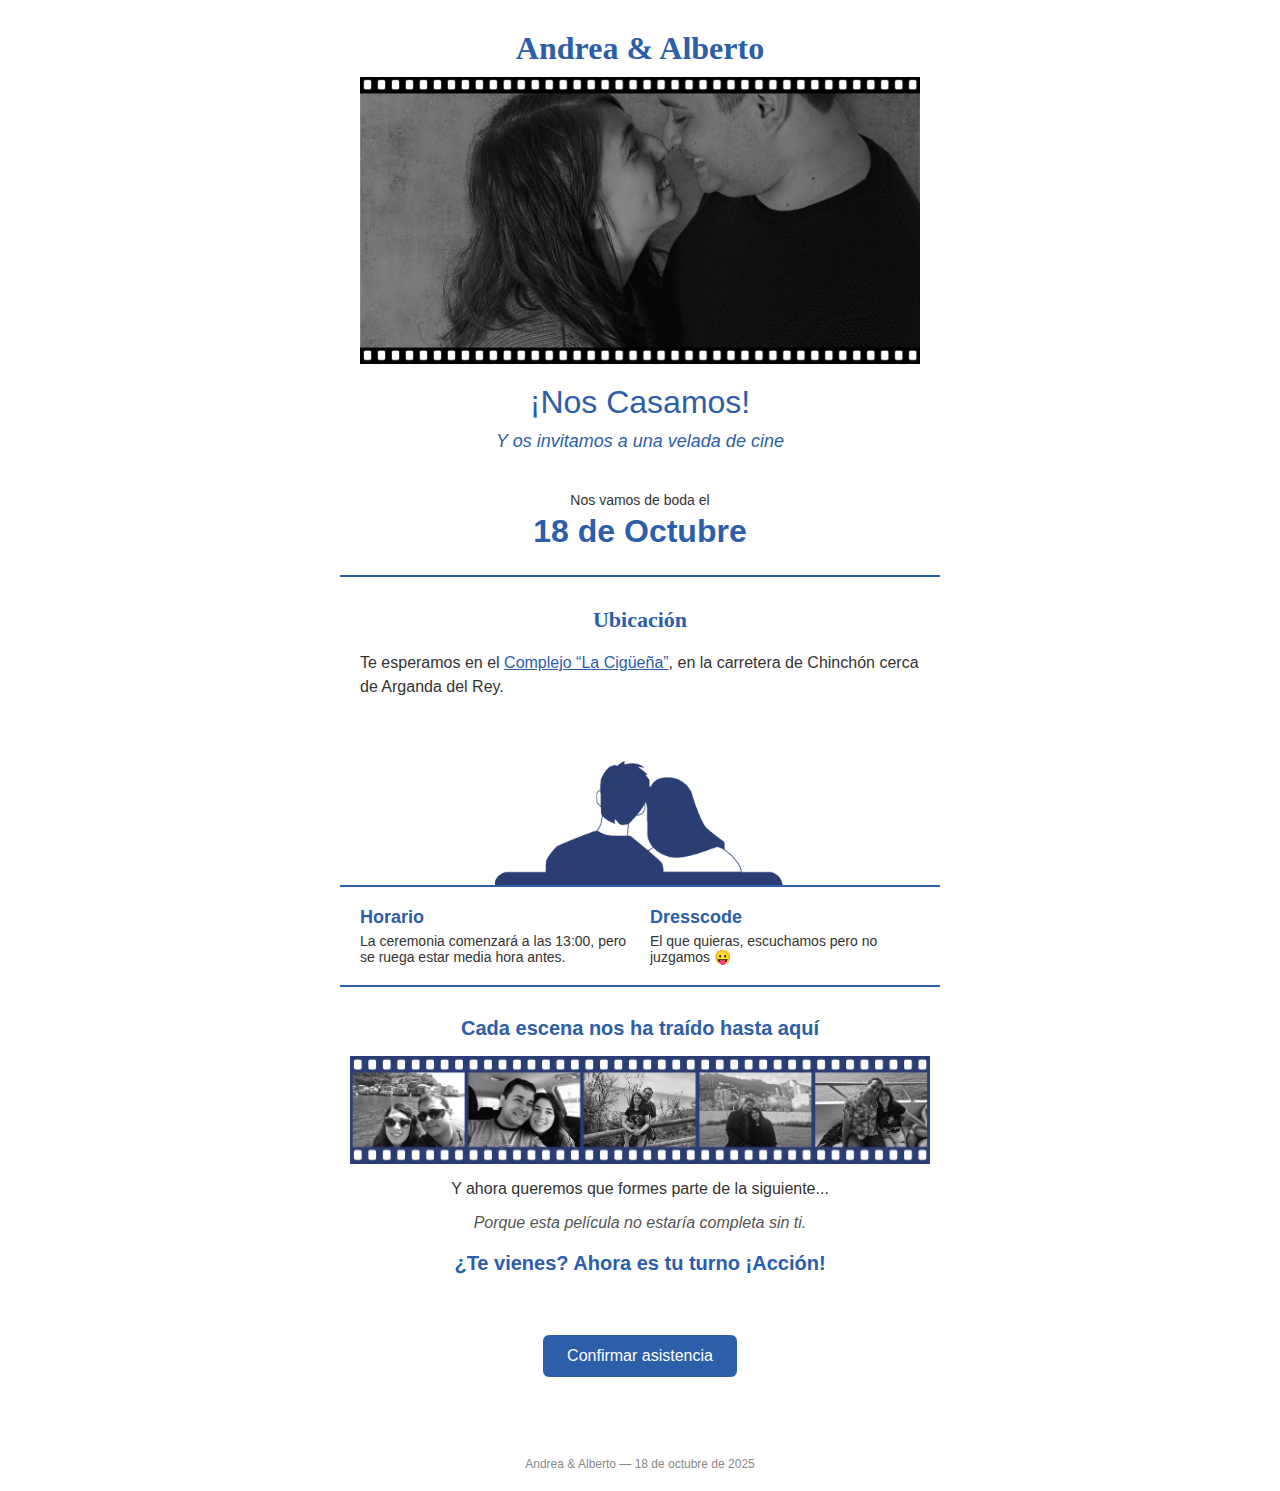
<file: email.html>
<!DOCTYPE html>
<html>
<head>
  <meta charset="UTF-8">
  <title>Andrea & Alberto — Invitación de boda</title>
</head>
<body style="margin:0; padding:0; background-color:#ffffff; font-family: Arial, sans-serif; color:#333333;">

  <table width="100%" cellpadding="0" cellspacing="0" border="0" bgcolor="#ffffff">
    <tr>
      <td align="center">
        <table width="600" cellpadding="0" cellspacing="0" border="0">

          <!-- Cabecera -->
          <tr>
            <td align="center" style="padding: 30px 20px 10px;">
              <h1 style="font-family: 'Georgia', serif; font-size: 32px; color: #2c5ea9; margin: 0;">
                Andrea & Alberto
              </h1>
            </td>
          </tr>

          <!-- Banner -->
          <tr>
            <td align="center">
              <img src="https://boda-andrea-alberto.github.io/assets/images/banner-aa.png" alt="¡Nos casamos!" width="100%" style="max-width: 560px; display: block;">
            </td>
          </tr>

           <!-- Subtítulo -->
          <tr>
            <td align="center" style="padding-top: 20px; padding-bottom:10px;">
              <p style="font-size: 32px; color: #2c5ea9; margin: 0;">
                ¡Nos Casamos!
              </p>
            </td>
          </tr>

          <!-- Subtítulo -->
          <tr>
            <td align="center" style="padding-bottom: 20px; padding-top:0">
              <p style="font-size: 18px; color: #2c5ea9; font-style: italic; margin: 0;">
                Y os invitamos a una velada de cine
              </p>
            </td>
          </tr>

          <!-- Fecha -->
          <tr>
            <td align="center" style="padding: 20px; border-bottom: 2px solid #2c5ea9;">
              <p style="font-size: 14px; margin: 0;">Nos vamos de boda el</p>
              <p style="font-size: 32px; font-weight: bold; color: #2c5ea9; margin: 5px 0;">18 de Octubre</p>
            </td>
          </tr>

          <!-- Ubicación -->
          <tr>
            <td style="padding: 30px 20px;">
              <h2 style="font-family: Georgia, serif; font-size: 22px; color: #2c5ea9; margin-top: 0; text-align: center;">Ubicación</h2>
              <p style="font-size: 16px; line-height: 24px; margin: 0; text-align: left;">
                Te esperamos en el 
                <a href="https://maps.app.goo.gl/64BY8XHLGsvdFVR7A" style="color: #2c5ea9;" target="_blank">Complejo “La Cigüeña”</a>, 
                en la carretera de Chinchón cerca de Arganda del Rey.
              </p>
            </td>
          </tr>

          <!-- Ilustración -->
          <tr>
            <td align="center" style="padding: 10px 0 0 0;">
              <img src="https://boda-andrea-alberto.github.io/assets/images/ilustracion.png" alt="Ilustración" style="max-width: 290px; display: block;">
            </td>
          </tr>

          <!-- Horario y dresscode -->
          <tr>
            <td style="padding: 20px; border-top: 2px solid #2c5ea9; border-bottom: 2px solid #2c5ea9;">
              <table width="100%" cellpadding="0" cellspacing="0" border="0">
                <tr>
                  <td style="width: 50%; padding-right: 10px;">
                    <h3 style="color: #2c5ea9; font-size: 18px; margin: 0 0 5px;">Horario</h3>
                    <p style="font-size: 14px; margin: 0;">La ceremonia comenzará a las 13:00, pero se ruega estar media hora antes.</p>
                  </td>
                  <td style="width: 50%; padding-left: 10px;">
                    <h3 style="color: #2c5ea9; font-size: 18px; margin: 0 0 5px;">Dresscode</h3>
                    <p style="font-size: 14px; margin: 0;">El que quieras, escuchamos pero no juzgamos 😛</p>
                  </td>
                </tr>
              </table>
            </td>
          </tr>

          <!-- Frase emocional -->
          <tr>
            <td style="padding: 30px 10px; text-align: center;">
              <p style="font-size: 20px; color: #2c5ea9; font-weight: bold; margin: 0;">
                Cada escena nos ha traído hasta aquí
              </p>
              <p style="text-align: center;">
                <img src="https://boda-andrea-alberto.github.io/assets/images/escenas.png" width="100%" alt="Ilustración" style="max-width: 580px; display: block; margin:auto">
              </p>
              <p style="font-size: 16px; margin-top: 10px;">
                Y ahora queremos que formes parte de la siguiente...
              </p>
              <p style="font-size: 16px; font-style: italic; color: #555555;">
                Porque esta película no estaría completa sin ti.
              </p>
              <p style="font-size: 20px; color: #2c5ea9; font-weight: bold; margin-top: 20px;">
                ¿Te vienes? Ahora es tu turno ¡Acción!
              </p>
            </td>
          </tr>

          <!-- Botón de confirmar asistencia -->
          <tr>
            <td align="center" style="padding: 30px; padding-top:10px">
              <a href="https://boda-andrea-alberto.github.io/#form" target="_blank"
                style="background-color: #2c5ea9; color: #ffffff; text-decoration: none; padding: 12px 24px; font-size: 16px; border-radius: 6px; display: inline-block;">
                Confirmar asistencia
              </a>
            </td>
          </tr>

          <!-- Footer -->
          <tr>
            <td align="center" style="padding: 20px; padding-top: 50px; font-size: 12px; color: #888888;">
              Andrea & Alberto — 18 de octubre de 2025
            </td>
          </tr>

        </table>
      </td>
    </tr>
  </table>
</body>
</html>
</file>
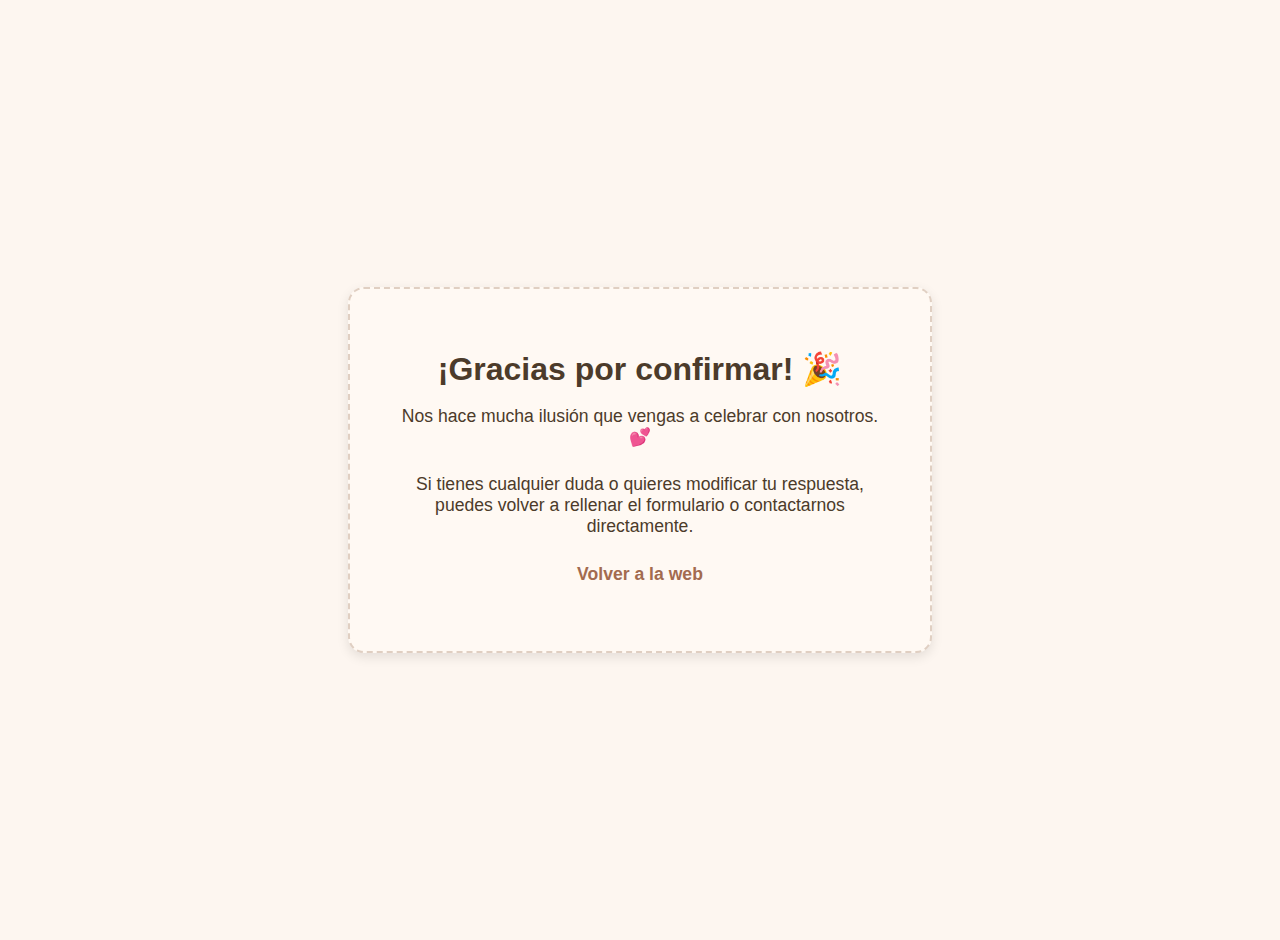
<file: gracias.html>
<!DOCTYPE html>
<html lang="es">
<head>
  <meta charset="UTF-8" />
  <meta name="viewport" content="width=device-width, initial-scale=1.0" />
  <title>¡Gracias por confirmar! 💌</title>
  <style>
    body {
      font-family: "Helvetica Neue", sans-serif;
      background-color: #fdf6f0;
      color: #4c3b2a;
      display: flex;
      align-items: center;
      justify-content: center;
      height: 100vh;
      margin: 0;
      padding: 20px;
      text-align: center;
    }

    .thank-you {
      background: #fff9f3;
      border: 2px dashed #e0cfc2;
      border-radius: 16px;
      padding: 40px;
      max-width: 500px;
      box-shadow: 0 4px 12px rgba(0, 0, 0, 0.1);
    }

    h1 {
      font-size: 2em;
      margin-bottom: 0.5em;
    }

    p {
      font-size: 1.1em;
      margin-bottom: 1.5em;
    }

    a {
      color: #a36b4f;
      text-decoration: none;
      font-weight: bold;
    }
  </style>
</head>
<body>
  <div class="thank-you">
    <h1>¡Gracias por confirmar! 🎉</h1>
    <p>Nos hace mucha ilusión que vengas a celebrar con nosotros. 💕</p>
    <p>Si tienes cualquier duda o quieres modificar tu respuesta, puedes volver a rellenar el formulario o contactarnos directamente.</p>
    <p><a href="index.html">Volver a la web</a></p>
  </div>
</body>
</html>
</file>
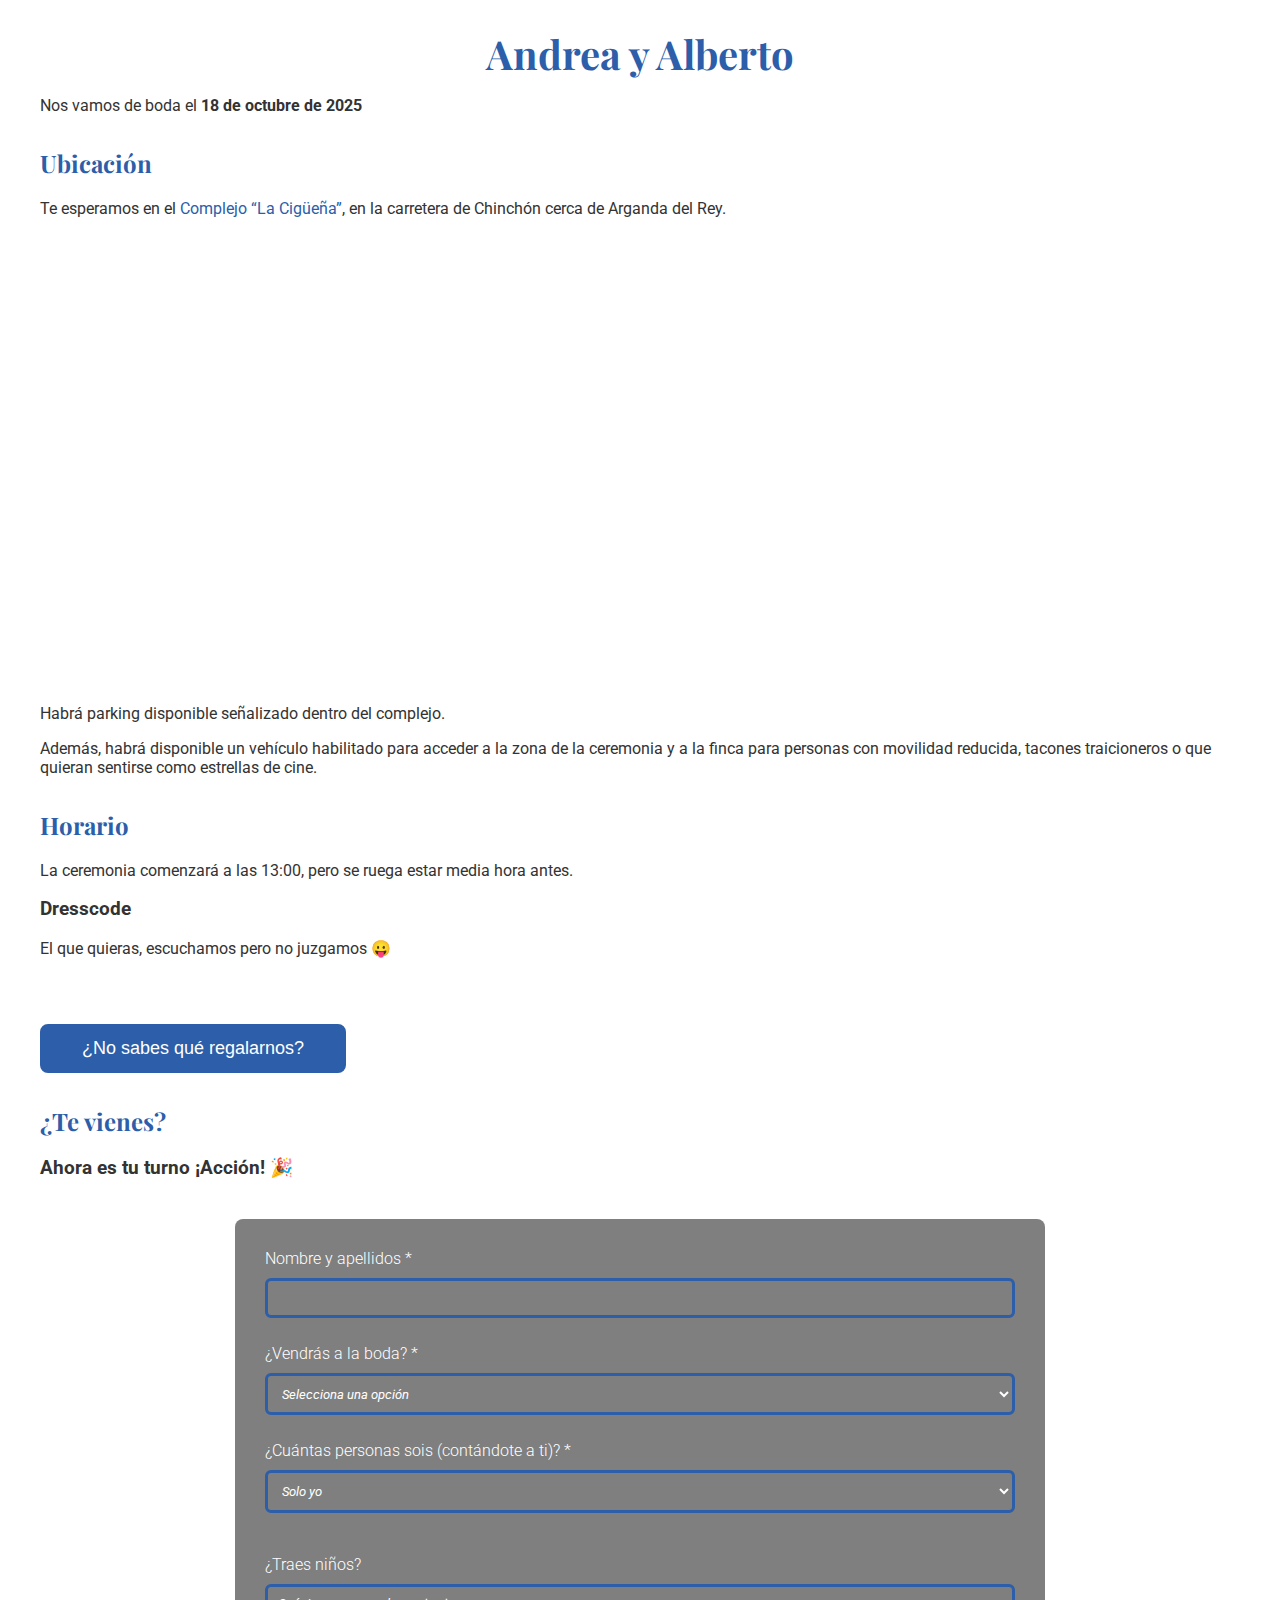
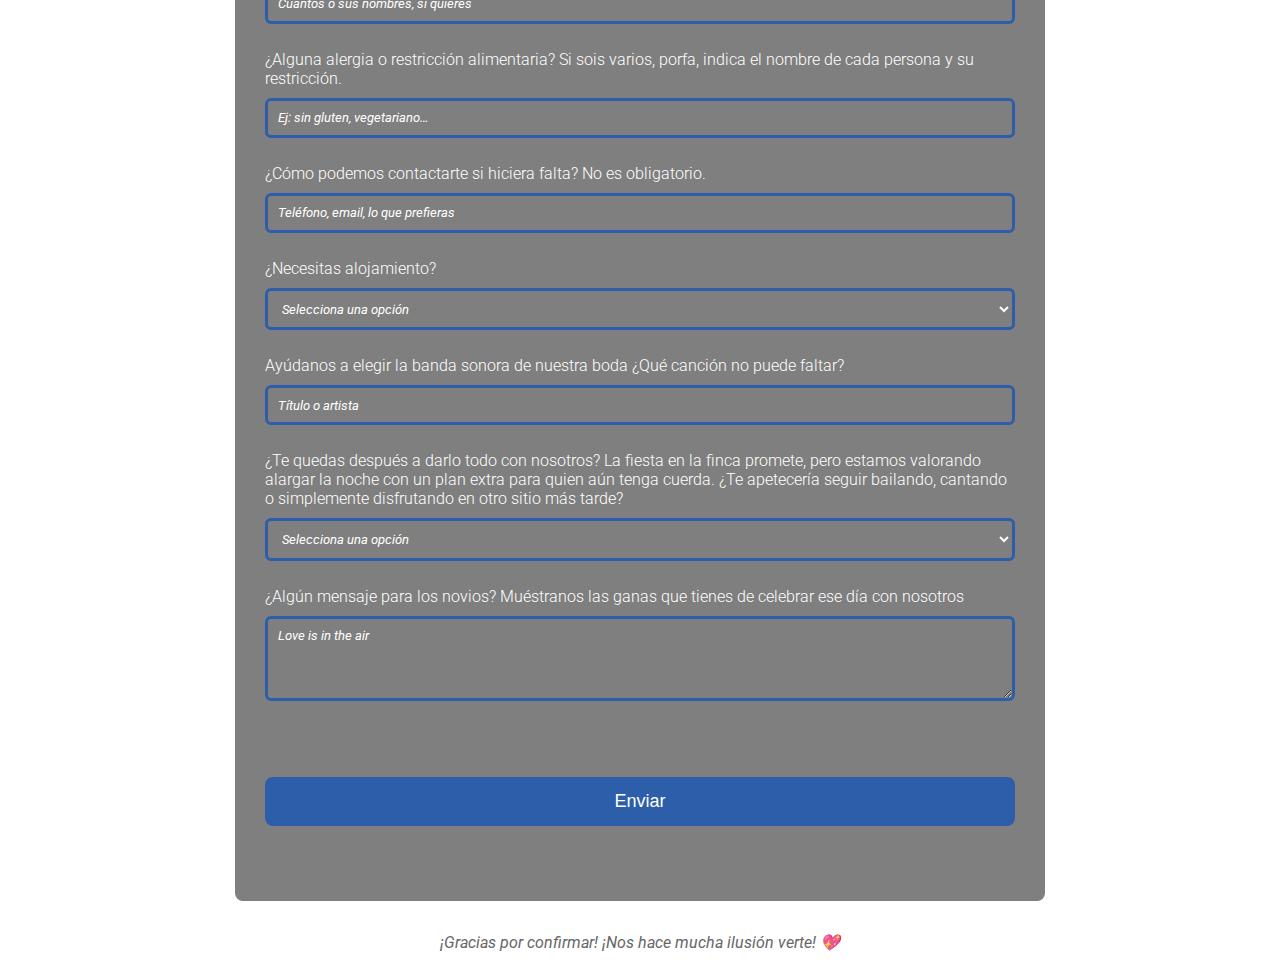
<file: index-old.html>
<!DOCTYPE html>
<html lang="es">
  <head>
    <meta charset="UTF-8" />
    <meta name="viewport" content="width=device-width, initial-scale=1.0" />
    <title>Andrea & Alberto — Nuestra Boda</title>
    <link rel="stylesheet" href="style.css" />
    <link href="https://fonts.googleapis.com/css2?family=Playfair+Display&family=Roboto:wght@300;400;700&display=swap" rel="stylesheet">
    <link rel="icon" href="assets/images/favicon.png" type="image/png">
  </head>
  <body>
    <div class="container">
      <h1>Andrea y Alberto</h1>
      <p>Nos vamos de boda el <strong>18 de octubre de 2025</strong></p>
      <h2>Ubicación</h2>
      <p>
        Te esperamos en el <a href="https://maps.app.goo.gl/64BY8XHLGsvdFVR7A" target="_blank">Complejo “La Cigüeña”</a>, en la carretera de Chinchón cerca de Arganda del Rey.
      </p>
      <iframe src="https://www.google.com/maps/embed?pb=!1m18!1m12!1m3!1d3043.259269852493!2d-3.5159678225875104!3d40.29220187145986!2m3!1f0!2f0!3f0!3m2!1i1024!2i768!4f13.1!3m3!1m2!1s0xd42153e85669aad%3A0x9653985d0c20cca9!2zQ29tcGxlam8gTGEgQ2lnw7xlw7Fh!5e0!3m2!1ses!2ses!4v1750149813160!5m2!1ses!2ses" width="100%" height="450" style="border:0;" allowfullscreen="" loading="lazy" referrerpolicy="no-referrer-when-downgrade"></iframe>
      <p>Habrá parking disponible señalizado dentro del complejo.</p>
      <p>Además, habrá disponible un vehículo habilitado para acceder a la zona de la ceremonia y a la finca para personas con movilidad reducida, tacones traicioneros o que quieran sentirse como estrellas de cine.</p>
      <h2>Horario</h2>
      <p>La ceremonia comenzará a las 13:00, pero se ruega estar media hora antes.</p>
      <h3>Dresscode</h3>
      <p>El que quieras, escuchamos pero no juzgamos 😛</p>

      <button id="abrirModal" class="boton-modal">¿No sabes qué regalarnos?</button>
      <h2>¿Te vienes?</h2>
      <h3>Ahora es tu turno ¡Acción! 🎉</h3>
      <form
        action="https://usebasin.com/f/ec5372daa6e3"
        method="POST"
        accept-charset="UTF-8"
        enctype="multipart/form-data" id="form"
      >
        <label>
          Nombre y apellidos *
          <input type="text" name="nombre" required />
        </label>

        <label>
          ¿Vendrás a la boda? *
          <select name="asistencia" required>
            <option value="">Selecciona una opción</option>
            <option value="sí">La duda ofende 🎉</option>
            <option value="no">Lo siento, no puedo 😢</option>
          </select>
        </label>

        <label>
          ¿Cuántas personas sois (contándote a ti)? *
          <select
            name="acompañantes"
            id="acompanantes"
            required
            onchange="mostrarInvitados()"
          >
            <option value="1">Solo yo</option>
            <option value="2">+1</option>
            <option value="3">+2</option>
            <option value="4">+3</option>
            <option value="5">+4</option>
            <option value="6">+5</option>
          </select>
        </label>
        <p id="invitadosTexto" style="display: none;">¡Perfecto! Cuéntanos quén viene contigo. Nombres y apellidos, que no queremos poner etiquetas en la mesa para “El primo de la tía Paqui”</p>
        <div id="invitadosExtra"></div>

        <label>
          ¿Traes niños?
          <input
            type="text"
            name="ninos"
            placeholder="Cuántos o sus nombres, si quieres"
          />
        </label>

        <label>
          ¿Alguna alergia o restricción alimentaria? Si sois varios, porfa, indica el nombre de cada persona y su restricción.
          <input
            type="text"
            name="restricciones"
            placeholder="Ej: sin gluten, vegetariano…"
          />
        </label>

        <label>
          ¿Cómo podemos contactarte si hiciera falta? No es obligatorio.
          <input
            type="text"
            name="contacto"
            placeholder="Teléfono, email, lo que prefieras"
          />
        </label>

        <label>
          ¿Necesitas alojamiento?
          <select name="alojamiento">
            <option value="">Selecciona una opción</option>
            <option value="sí">Sí, agradezco las recomendaciones</option>
            <option value="no">No, tengo donde pasar la noche</option>
          </select>
        </label>

        <label>
          Ayúdanos a elegir la banda sonora de nuestra boda ¿Qué canción no puede faltar?<input
            type="text"
            name="cancion_fiesta"
            placeholder="Título o artista"
          />
        </label>

        <label>
          ¿Te quedas después a darlo todo con nosotros? La fiesta en la finca promete, pero estamos valorando alargar la noche con un plan extra para quien aún tenga cuerda. ¿Te apetecería seguir bailando, cantando o simplemente disfrutando en otro sitio más tarde?
          <select name="fiesta">
            <option value="">Selecciona una opción</option>
            <option value="sí">¡Hasta que el cuerpo aguante!</option>
            <option value="quizas">No me gusta comprometerme</option>
            <option value="no">Soy más de peli y manta pos-banquete</option>
          </select>
        </label>

        <label>
          ¿Algún mensaje para los novios? Muéstranos las ganas que tienes de celebrar ese día con nosotros
          <textarea
            name="mensaje"
            rows="4"
            placeholder="Love is in the air"
          ></textarea>
        </label>

        <!-- Redirección opcional tras el envío -->
        <input
          type="hidden"
          name="_redirect"
          value="https://boda-andrea-alberto.github.io/gracias.html"
        />

        <button type="submit">Enviar</button>
      </form>
      <p class="gracias">
        ¡Gracias por confirmar! ¡Nos hace mucha ilusión verte! 💖
      </p>
    </div>
    <div id="modalRegalo" class="modal oculto">
  <div class="modal-contenido">
    <span id="cerrarModal" class="cerrar">&times;</span>
    <h2>¡Tu presencia es el mejor regalo! ❤️</h2>
    <p>Pero si aún así quieres tener un detalle, puedes hacerlo aquí:</p>
    <p><strong>Cuenta bancaria:</strong> ES12 3456 7890 1234 5678 9012</p>
    <p><small>(¡Gracias de corazón!)</small></p>
  </div>
</div>
    <script src="scripts.js"></script>
  </body>
</html>
</file>
<file: style.css>
body {
  font-family: "Roboto", sans-serif;
  background: #fff;
  color: #333;
  margin: 0;
  padding: 0;
}

.container{
  max-width: 1200px;
  margin: auto;
}
a {
  text-decoration: none;
  color: #2c5ea9;
}

a:hover {
  text-decoration: underline;
}

html {
  scroll-behavior: smooth;
}

.playfair {
  font-family: "Playfair Display", serif;
}

::-moz-selection {
  background-color: #2c5ea9;
  color: #fff;
}

::selection {
  background-color: #2c5ea9;
  color: #fff;
}

.menu ul {
  display: flex;
  justify-content: center;
  list-style: none;
  padding: 0;
  color: #2c5ea9;
  font-size: 20px;
  margin-top: 5px;
}

.menu ul li {
  padding-left: 10px;
  padding-right: 10px;
}

.banner-boda {
  width: 100%;
  position: relative;
  text-align: center;
}

.banner-img {
  width: 100%;
  max-width: 1800px;
}

.banner-txt-container {
  position: absolute;
  top: 50%;
  left: 50%;
  transform: translate(-50%, -50%);
  text-align: center;
  color: white;
}

.banner-tit {
  font-size: 60px;
  line-height: 63px;
  margin-bottom: 12px;
}

.banner-tit-casamos {
  text-transform: uppercase;
}

.banner-subtit {
  font-size: 20px;
  font-weight: 300;
}

.fecha-container {
  text-align: center;
  padding: 20px;
  border-bottom: 2px #2c5ea9 solid;
}

.fecha-subtit {
  font-size: 15px;
}

.fecha {
  font-size: 45px;
  font-weight: 700;
  color: #2c5ea9;
}

.ubicacion-container {
  display: flex;
  flex-wrap: wrap;
  border-bottom: #2c5ea9 solid 2px;
}

.ubicacion-drch {
  width: 50%;
}

.ubicacion-izq {
  width: 45%;
  padding: 30px;
}

.ubicacion-tit {
  text-align: center;
  color: #2c5ea9;
  font-weight: 700;
  font-size: 25px;
  margin-bottom: 10px;
}

.escenas-img {
  width: 100%;
  max-width: 1800px;
  margin: auto;
}

.info-drch {
  padding: 30px;
}

.info-izq{
border-bottom: #2c5ea9 solid 2px;
text-align: center;
}

.ilustracion{
  max-width: 290px;
  margin-bottom: -4px;
}

.frase-1 {
  text-align: center;
  font-size: 30px;
  color: #2c5ea9;
  margin: 20px 0;
  font-weight: 700;
}

.frase-2 {
  text-align: center;
  margin-top: 20px;
  font-size: 23px;
  font-weight: 700;
  color: #2c5ea9;
}

.frase-3 {
  text-align: center;
  margin-top: 10px;
  font-weight: 300;
  font-size: 20px;
}

.frase-4 {
  text-align: center;
  margin-top: 35px;
  font-weight: 700;
  font-size: 32px;
  color: #2c5ea9;
}

.horario-row {
  display: flex;
  border-bottom: #2c5ea9 2px solid;
}

.horario-izq {
  border-right: #2c5ea9 2px solid;
}

.horario-izq,
.horario-drch {
  padding: 30px;
}

.horario-tit {
  color: #2c5ea9;
  font-size: 25px;
  font-weight: 700;
}

.dresscode-tit {
  color: #2c5ea9;
  font-weight: 700;
  font-size: 23px;
}

h1 {
  font-family: "Playfair Display", serif;
  text-align: center;
  font-size: 2.5rem;
  margin-bottom: 0.5rem;
  color: #2c5ea9;
}

h2 {
  font-family: "Playfair Display", serif;
  margin-top: 2rem;
  color: #2c5ea9;
}

form {
  display: flex;
  flex-direction: column;
  gap: 1rem;
  max-width: 750px;
  margin: auto;
  margin-top: 40px;
  background-color: rgba(0, 0, 0, 0.5);
  padding: 30px;
  padding-bottom: 75px;
  border-radius: 8px;
}

form p{
  color: #fff;
  font-size: 16px;
  font-weight: 300;
}

.form-container {
  background-image: url("assets/images/fondo-form.png");
  background-repeat: no-repeat;
  background-size: cover;
  max-width: 1800px;
  margin: auto;
  padding-right: 10px;
  padding-left: 10px;
  padding-bottom:50px;
}

label {
  display: flex;
  flex-direction: column;
  font-weight: 300;
  color: #fff;
  font-size: 16px;
  margin-bottom: 10px;
}

input,
select,
textarea {
  margin-top: 10px;
  padding: 0.6rem;
  border-radius: 6px;
  border: 3px solid #2c5ea9;
  font-family: "Roboto", sans-serif;
  color: #fff;
  background: transparent;
  font-style: italic;
}

select option {
  color: #2c5ea9;
}

input::placeholder,
textarea::placeholder {
  color: #fff;
  font-style: italic;
  opacity: 1; 
}

.gracias {
  margin-top: 2rem;
  text-align: center;
  font-style: italic;
  color: #666;
}

/* Modal general */
.modal {
  position: fixed;
  top: 0;
  left: 0;
  width: 100%;
  height: 100%;
  background-color: rgba(0, 0, 0, 0.6);
  display: flex;
  justify-content: center;
  align-items: center;
  z-index: 999;
}

/* Contenido del modal */
.modal-contenido {
  background: #fff;
  padding: 2rem;
  border-radius: 10px;
  max-width: 400px;
  text-align: center;
  position: relative;
  box-shadow: 0 0 15px rgba(0, 0, 0, 0.3);
}

/* Botón cerrar (X) */
.cerrar {
  position: absolute;
  top: 0.5rem;
  right: 1rem;
  font-size: 1.5rem;
  cursor: pointer;
  color: #2c5ea9;
}

/* Clase para ocultar */
.oculto {
  display: none;
}

/* Botón modal */

.button-container {
  text-align: center;
  padding-bottom: 50px;
  border-bottom: #2c5ea9 5px dashed;
}

button {
  background-color: #2c5ea9;
  color: white;
  border: none;
  padding: 0.75rem 2.5rem;
  font-size: 18px;
  border-radius: 8px;
  cursor: pointer;
  margin-top: 50px;
  border: 2px solid #2c5ea9;
}

button:hover {
  background-color: transparent;
  color: #2c5ea9;
  border: 2px solid #2c5ea9;
}

.faq-section {
  max-width: 800px;
  margin: 2rem auto;
  padding: 1rem;
}

.faq-item {
  border-bottom: 1px solid #ddd;
  padding: 1rem 0;
}

.faq-question {
  background: none;
  border: none;
  width: 100%;
  text-align: left;
  font-size: 1.1rem;
  font-weight: bold;
  cursor: pointer;
  display: flex;
  justify-content: space-between;
  align-items: center;
  font-family: 'Playfair Display', serif;
  color: #2c5ea9;
  margin-top: 15px;
  border: #fff solid 2px;
}

.faq-icon {
  transition: transform 0.3s ease;
}

.faq-answer {
  display: none;
  margin-top: 0.5rem;
  font-size: 1rem;
  font-family: 'Roboto', sans-serif;
  color: #444;
  padding: 10px 40px;
}

.faq-item.open .faq-answer {
  display: block;
}

.faq-item.open .faq-icon {
  transform: rotate(45deg);
}


.desktop {
  display: block;
}

.mobile {
  display: none;
}

@media (max-width: 768px) {
  .desktop {
    display: none;
  }

  .mobile {
    display: block;
  }
  .banner-tit{
    font-size: 36px;
    line-height: 38px;
  }
  .fecha{
    font-size: 38px;
  }

  .ubicacion-izq, .ubicacion-drch{
    width: 100%;
  }
}


.countdown-container {
  text-align: center;
  margin: 2rem auto;
  padding: 1rem;
  font-family: 'Roboto', sans-serif;
  margin-top: 0;
}

.countdown {
  display: flex;
  justify-content: center;
  gap: 2rem;
  font-size: 2rem;
  font-weight: bold;
}

.countdown div {
  display: flex;
  flex-direction: column;
  align-items: center;
}

.countdown small {
  font-size: 0.75rem;
  font-weight: normal;
  margin-top: 0.3rem;
  text-transform: uppercase;
  letter-spacing: 1px;
}
</file>
